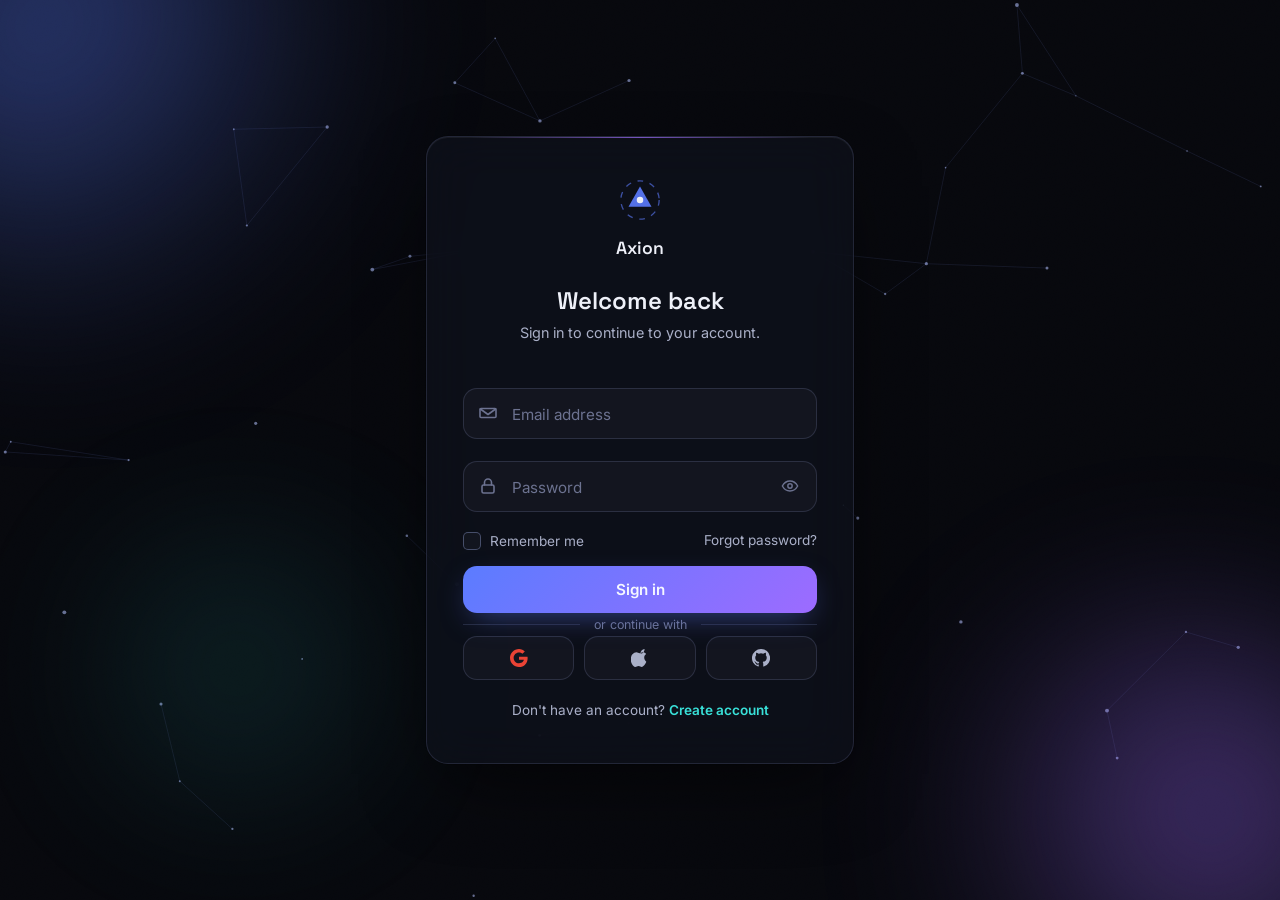
<file: index.html>
<!DOCTYPE html>
<html lang="en">
<head>
<meta charset="UTF-8" />
<meta name="viewport" content="width=device-width, initial-scale=1, viewport-fit=cover" />
<title>Axion — Sign in</title>
<meta name="description" content="Sign in to your Axion account." />
<link rel="preconnect" href="https://fonts.googleapis.com">
<link rel="preconnect" href="https://fonts.gstatic.com" crossorigin>
<link href="https://fonts.googleapis.com/css2?family=Space+Grotesk:wght@500;600;700&family=Inter:wght@400;500;600;700&family=Space+Mono:wght@400;700&display=swap" rel="stylesheet">
<link rel="stylesheet" href="css/styles.css">
</head>
<body>

  <canvas id="bg" aria-hidden="true"></canvas>
  <div class="orb orb--a" aria-hidden="true"></div>
  <div class="orb orb--b" aria-hidden="true"></div>
  <div class="orb orb--c" aria-hidden="true"></div>
  <div class="grain" aria-hidden="true"></div>

  <main class="auth-shell">
    <div class="auth-card page-enter" id="card">

      <div class="brand">
        <div class="brand-mark" aria-hidden="true">
          <svg viewBox="0 0 48 48" fill="none">
            <defs>
              <linearGradient id="lg1" x1="0" y1="0" x2="48" y2="48">
                <stop offset="0" stop-color="#5b7cff"/>
                <stop offset="1" stop-color="#9d6bff"/>
              </linearGradient>
            </defs>
            <circle class="ring" cx="24" cy="24" r="20" stroke="url(#lg1)" stroke-width="1.4" stroke-dasharray="6 7" opacity="0.6"/>
            <path d="M24 10 L36 31 H12 Z" fill="url(#lg1)" opacity="0.9"/>
            <circle cx="24" cy="24" r="3.4" fill="#eef0f8"/>
          </svg>
        </div>
        <p class="brand-name">Axion</p>
      </div>

      <section class="view" id="view-login">
        <div class="view-head">
          <h1>Welcome back</h1>
          <p>Sign in to continue to your account.</p>
        </div>

        <div class="form-banner" id="login-banner" role="alert">
          <svg viewBox="0 0 20 20" fill="currentColor"><path fill-rule="evenodd" d="M10 18a8 8 0 100-16 8 8 0 000 16zm.75-11a.75.75 0 00-1.5 0v4a.75.75 0 001.5 0V7zm-.75 6.5a.9.9 0 100 1.8.9.9 0 000-1.8z" clip-rule="evenodd"/></svg>
          <span>Unable to sign in. Please check your credentials and try again.</span>
        </div>

        <form id="login-form" novalidate>
          <div class="field" data-field="email">
            <div class="field-shell">
              <span class="field-icon" aria-hidden="true">
                <svg viewBox="0 0 20 20" fill="none" stroke="currentColor" stroke-width="1.6"><path d="M3 5.5h14a1 1 0 011 1v7a1 1 0 01-1 1H3a1 1 0 01-1-1v-7a1 1 0 011-1z"/><path d="M2.4 6l7.6 5.5L17.6 6" stroke-linecap="round" stroke-linejoin="round"/></svg>
              </span>
              <input class="field-input" type="email" id="login-email" name="email" placeholder=" " autocomplete="email" required aria-describedby="login-email-err" />
              <label class="field-label" for="login-email">Email address</label>
              <span class="field-status" aria-hidden="true">
                <svg viewBox="0 0 20 20" fill="none" stroke="currentColor" stroke-width="2"><path d="M4 10.5l4 4 8-9" stroke-linecap="round" stroke-linejoin="round"/></svg>
              </span>
            </div>
            <span class="field-error" id="login-email-err" role="alert">Please enter a valid email address.</span>
          </div>

          <div class="field" data-field="password">
            <div class="field-shell">
              <span class="field-icon" aria-hidden="true">
                <svg viewBox="0 0 20 20" fill="none" stroke="currentColor" stroke-width="1.6"><rect x="4" y="9" width="12" height="8" rx="1.6"/><path d="M6.5 9V6.5a3.5 3.5 0 017 0V9" stroke-linecap="round"/></svg>
              </span>
              <input class="field-input" type="password" id="login-password" name="password" placeholder=" " autocomplete="current-password" required aria-describedby="login-password-err" />
              <label class="field-label" for="login-password">Password</label>
              <button class="field-action" type="button" data-toggle-pass="login-password" aria-label="Show password" aria-pressed="false">
                <svg viewBox="0 0 20 20" fill="none" stroke="currentColor" stroke-width="1.6"><path d="M1.5 10S4.5 4.5 10 4.5 18.5 10 18.5 10 15.5 15.5 10 15.5 1.5 10 1.5 10z"/><circle cx="10" cy="10" r="2.4"/></svg>
              </button>
            </div>
            <span class="field-error" id="login-password-err" role="alert">Please enter your password.</span>
          </div>

          <div class="row-between">
            <label class="checkbox">
              <input type="checkbox" id="login-remember" name="remember" />
              <span class="checkbox-box" aria-hidden="true">
                <svg viewBox="0 0 12 12" fill="none" stroke="currentColor" stroke-width="2"><path d="M2 6l2.5 2.5L10 3" stroke-linecap="round" stroke-linejoin="round"/></svg>
              </span>
              Remember me
            </label>
            <a href="forgot-password.html" class="link" data-transition>Forgot password?</a>
          </div>

          <button class="btn" type="submit" id="login-submit">
            <span class="btn-label">Sign in</span>
            <span class="spinner" aria-hidden="true"></span>
            <svg class="check-icon" viewBox="0 0 20 20" fill="none" stroke="currentColor" stroke-width="2.4" aria-hidden="true"><path d="M4 10.5l4 4 8-9" stroke-linecap="round" stroke-linejoin="round"/></svg>
          </button>
        </form>

        <div class="divider">or continue with</div>
        <div class="social-row">
          <button class="social-btn" type="button" aria-label="Continue with Google">
            <svg viewBox="0 0 20 20"><path fill="#EA4335" d="M10 8.18v3.9h5.44c-.24 1.3-1.7 3.8-5.44 3.8-3.28 0-5.95-2.7-5.95-6s2.67-6 5.95-6c1.87 0 3.12.8 3.84 1.48l2.62-2.53C14.9.98 12.68 0 10 0 4.48 0 0 4.48 0 10s4.48 10 10 10c5.77 0 9.6-4.06 9.6-9.78 0-.66-.07-1.16-.16-1.66H10z"/></svg>
          </button>
          <button class="social-btn" type="button" aria-label="Continue with Apple">
            <svg viewBox="0 0 20 20" fill="currentColor"><path d="M13.9 3.6c.8-1 1.3-2.3 1.2-3.6-1.1.05-2.5.75-3.3 1.7-.7.8-1.4 2.1-1.2 3.4 1.3.1 2.5-.6 3.3-1.5zM17 14.2c-.5 1.1-.7 1.6-1.3 2.6-.9 1.4-2.1 3.1-3.7 3.1-1.4 0-1.8-.9-3.6-.9-1.8 0-2.3.9-3.6.9-1.6 0-2.7-1.5-3.6-2.9C-.6 14.1-1 8.7 1.6 5.9c1.3-1.4 2.9-2.2 4.4-2.2 1.4 0 2.4.9 3.6.9 1.2 0 1.9-.9 3.6-.9 1.3 0 2.7.7 3.7 1.9-3.2 1.8-2.7 6.3.1 8.6z"/></svg>
          </button>
          <button class="social-btn" type="button" aria-label="Continue with GitHub">
            <svg viewBox="0 0 20 20" fill="currentColor"><path fill-rule="evenodd" d="M10 0a10 10 0 00-3.16 19.5c.5.1.68-.22.68-.48v-1.7c-2.78.6-3.37-1.34-3.37-1.34-.46-1.15-1.11-1.46-1.11-1.46-.9-.62.07-.6.07-.6 1 .07 1.53 1.03 1.53 1.03.9 1.52 2.34 1.08 2.91.83.09-.65.35-1.08.63-1.33-2.22-.25-4.56-1.11-4.56-4.94 0-1.1.39-1.99 1.03-2.69-.1-.25-.45-1.27.1-2.65 0 0 .84-.27 2.75 1.02a9.6 9.6 0 015 0c1.9-1.3 2.75-1.02 2.75-1.02.55 1.38.2 2.4.1 2.65.64.7 1.03 1.6 1.03 2.69 0 3.84-2.34 4.68-4.57 4.93.36.31.68.92.68 1.85v2.75c0 .26.18.58.69.48A10 10 0 0010 0z" clip-rule="evenodd"/></svg>
          </button>
        </div>

        <p class="view-foot">Don't have an account? <a href="register.html" class="link link--accent" data-transition>Create account</a></p>
      </section>

    </div>
  </main>

  <script src="js/background.js"></script>
  <script src="js/auth-service.js"></script>
  <script src="js/ui-helpers.js"></script>
  <script src="js/login.js"></script>
</body>
</html>
</file>
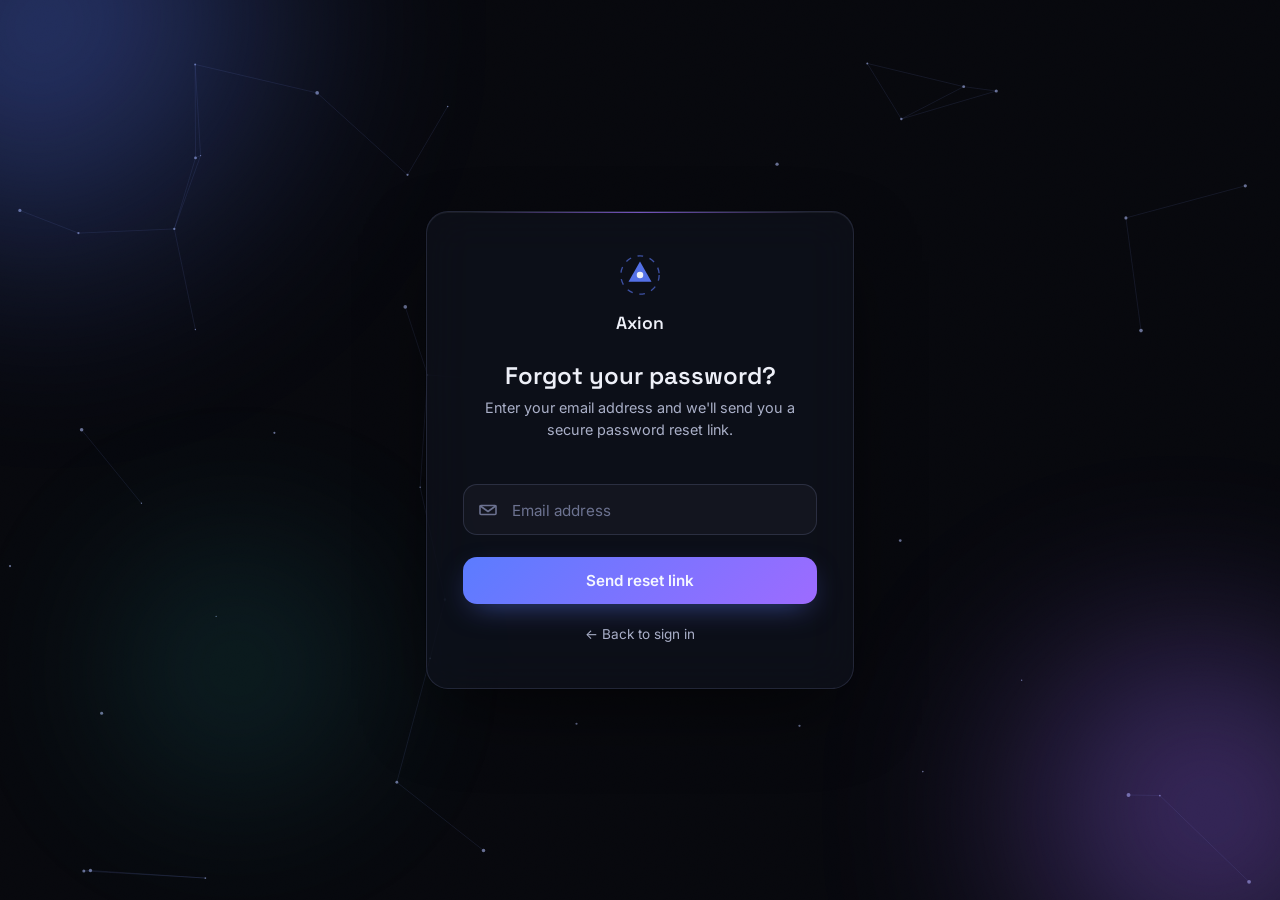
<file: forgot-password.html>
<!DOCTYPE html>
<html lang="en">
<head>
<meta charset="UTF-8" />
<meta name="viewport" content="width=device-width, initial-scale=1, viewport-fit=cover" />
<title>Axion — Reset password</title>
<meta name="description" content="Recover access to your Axion account." />
<link rel="preconnect" href="https://fonts.googleapis.com">
<link rel="preconnect" href="https://fonts.gstatic.com" crossorigin>
<link href="https://fonts.googleapis.com/css2?family=Space+Grotesk:wght@500;600;700&family=Inter:wght@400;500;600;700&family=Space+Mono:wght@400;700&display=swap" rel="stylesheet">
<link rel="stylesheet" href="css/styles.css">
</head>
<body>

  <canvas id="bg" aria-hidden="true"></canvas>
  <div class="orb orb--a" aria-hidden="true"></div>
  <div class="orb orb--b" aria-hidden="true"></div>
  <div class="orb orb--c" aria-hidden="true"></div>
  <div class="grain" aria-hidden="true"></div>

  <main class="auth-shell">
    <div class="auth-card page-enter" id="card">

      <div class="brand">
        <div class="brand-mark" aria-hidden="true">
          <svg viewBox="0 0 48 48" fill="none">
            <defs>
              <linearGradient id="lg1" x1="0" y1="0" x2="48" y2="48">
                <stop offset="0" stop-color="#5b7cff"/>
                <stop offset="1" stop-color="#9d6bff"/>
              </linearGradient>
            </defs>
            <circle class="ring" cx="24" cy="24" r="20" stroke="url(#lg1)" stroke-width="1.4" stroke-dasharray="6 7" opacity="0.6"/>
            <path d="M24 10 L36 31 H12 Z" fill="url(#lg1)" opacity="0.9"/>
            <circle cx="24" cy="24" r="3.4" fill="#eef0f8"/>
          </svg>
        </div>
        <p class="brand-name">Axion</p>
      </div>

      <section class="view" id="view-forgot">

        <div id="forgot-request">
          <div class="view-head">
            <h1>Forgot your password?</h1>
            <p>Enter your email address and we'll send you a secure password reset link.</p>
          </div>

          <div class="form-banner" id="forgot-banner" role="alert">
            <svg viewBox="0 0 20 20" fill="currentColor"><path fill-rule="evenodd" d="M10 18a8 8 0 100-16 8 8 0 000 16zm.75-11a.75.75 0 00-1.5 0v4a.75.75 0 001.5 0V7zm-.75 6.5a.9.9 0 100 1.8.9.9 0 000-1.8z" clip-rule="evenodd"/></svg>
            <span>We couldn't send the email. Please try again.</span>
          </div>

          <form id="forgot-form" novalidate>
            <div class="field" data-field="email">
              <div class="field-shell">
                <span class="field-icon" aria-hidden="true">
                  <svg viewBox="0 0 20 20" fill="none" stroke="currentColor" stroke-width="1.6"><path d="M3 5.5h14a1 1 0 011 1v7a1 1 0 01-1 1H3a1 1 0 01-1-1v-7a1 1 0 011-1z"/><path d="M2.4 6l7.6 5.5L17.6 6" stroke-linecap="round" stroke-linejoin="round"/></svg>
                </span>
                <input class="field-input" type="email" id="forgot-email" name="email" placeholder=" " autocomplete="email" required />
                <label class="field-label" for="forgot-email">Email address</label>
                <span class="field-status" aria-hidden="true"><svg viewBox="0 0 20 20" fill="none" stroke="currentColor" stroke-width="2"><path d="M4 10.5l4 4 8-9" stroke-linecap="round" stroke-linejoin="round"/></svg></span>
              </div>
              <span class="field-error" id="forgot-email-err" role="alert">Please enter a valid email address.</span>
            </div>

            <button class="btn" type="submit" id="forgot-submit">
              <span class="btn-label">Send reset link</span>
              <span class="spinner" aria-hidden="true"></span>
              <svg class="check-icon" viewBox="0 0 20 20" fill="none" stroke="currentColor" stroke-width="2.4" aria-hidden="true"><path d="M4 10.5l4 4 8-9" stroke-linecap="round" stroke-linejoin="round"/></svg>
            </button>
          </form>

          <p class="view-foot"><a href="index.html" class="link" data-transition>← Back to sign in</a></p>
        </div>

        <div id="forgot-sent" hidden>
          <div class="sent-icon" aria-hidden="true">
            <svg viewBox="0 0 20 20" fill="none" stroke="currentColor" stroke-width="2.2"><path d="M4 10.5l4 4 8-9" stroke-linecap="round" stroke-linejoin="round"/></svg>
          </div>
          <div class="view-head">
            <h1>Check your inbox</h1>
            <p>We've sent password recovery instructions to <strong id="forgot-sent-email" style="color:var(--ink-0);">your email</strong>.</p>
          </div>
          <div class="resend-row">
            Didn't receive the email?
            <button type="button" id="resend-btn">Resend email</button>
          </div>
          <p class="view-foot"><a href="index.html" class="link" data-transition>← Back to sign in</a></p>
        </div>

      </section>

    </div>
  </main>

  <script src="js/background.js"></script>
  <script src="js/auth-service.js"></script>
  <script src="js/ui-helpers.js"></script>
  <script src="js/forgot-password.js"></script>
</body>
</html>
</file>
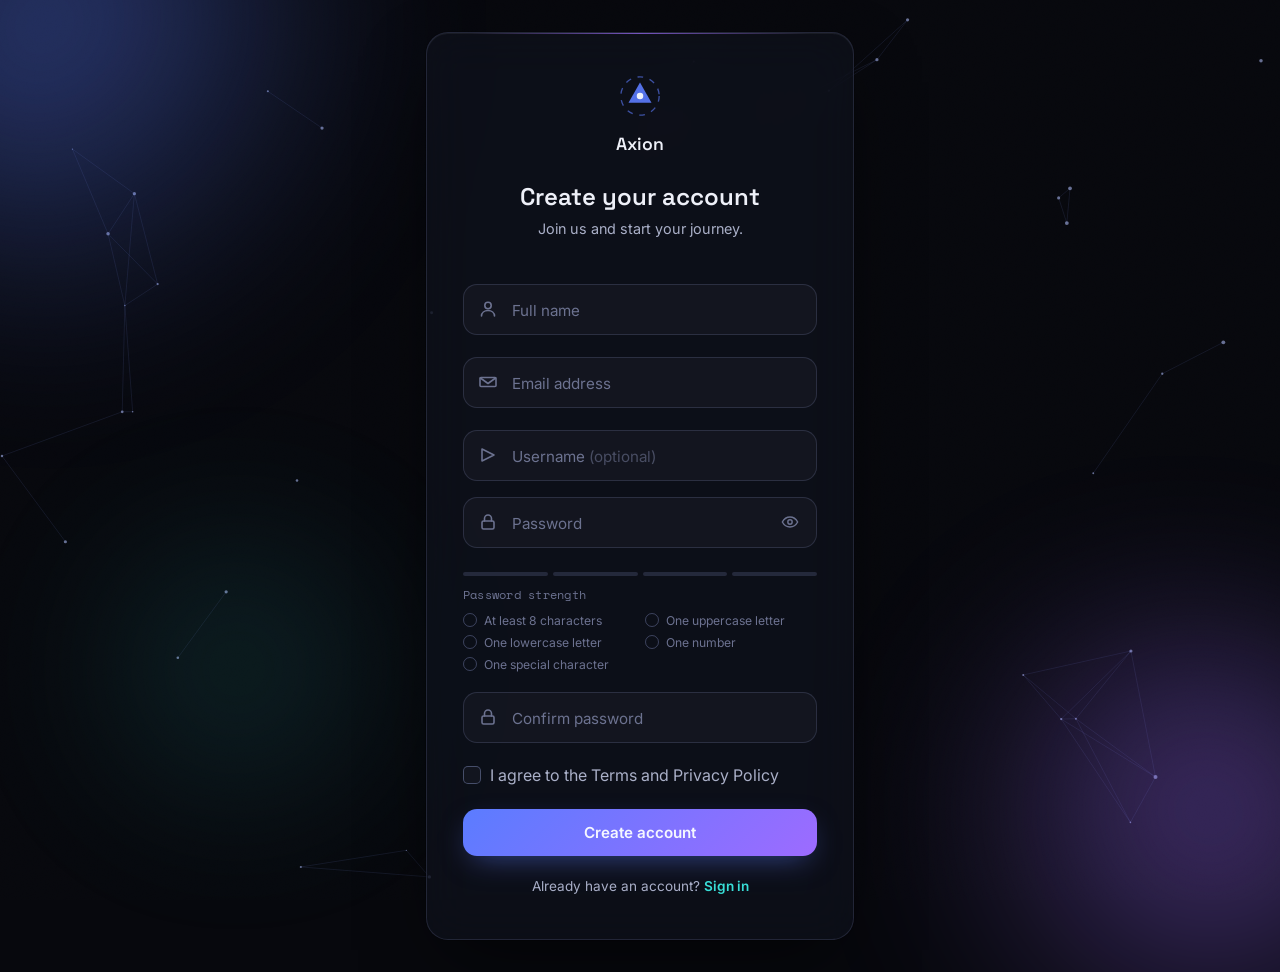
<file: register.html>
<!DOCTYPE html>
<html lang="en">
<head>
<meta charset="UTF-8" />
<meta name="viewport" content="width=device-width, initial-scale=1, viewport-fit=cover" />
<title>Axion — Create account</title>
<meta name="description" content="Create your Axion account." />
<link rel="preconnect" href="https://fonts.googleapis.com">
<link rel="preconnect" href="https://fonts.gstatic.com" crossorigin>
<link href="https://fonts.googleapis.com/css2?family=Space+Grotesk:wght@500;600;700&family=Inter:wght@400;500;600;700&family=Space+Mono:wght@400;700&display=swap" rel="stylesheet">
<link rel="stylesheet" href="css/styles.css">
</head>
<body>

  <canvas id="bg" aria-hidden="true"></canvas>
  <div class="orb orb--a" aria-hidden="true"></div>
  <div class="orb orb--b" aria-hidden="true"></div>
  <div class="orb orb--c" aria-hidden="true"></div>
  <div class="grain" aria-hidden="true"></div>

  <main class="auth-shell">
    <div class="auth-card page-enter" id="card">

      <div class="brand">
        <div class="brand-mark" aria-hidden="true">
          <svg viewBox="0 0 48 48" fill="none">
            <defs>
              <linearGradient id="lg1" x1="0" y1="0" x2="48" y2="48">
                <stop offset="0" stop-color="#5b7cff"/>
                <stop offset="1" stop-color="#9d6bff"/>
              </linearGradient>
            </defs>
            <circle class="ring" cx="24" cy="24" r="20" stroke="url(#lg1)" stroke-width="1.4" stroke-dasharray="6 7" opacity="0.6"/>
            <path d="M24 10 L36 31 H12 Z" fill="url(#lg1)" opacity="0.9"/>
            <circle cx="24" cy="24" r="3.4" fill="#eef0f8"/>
          </svg>
        </div>
        <p class="brand-name">Axion</p>
      </div>

      <section class="view" id="view-register">
        <div class="view-head">
          <h1>Create your account</h1>
          <p>Join us and start your journey.</p>
        </div>

        <div class="form-banner" id="register-banner" role="alert">
          <svg viewBox="0 0 20 20" fill="currentColor"><path fill-rule="evenodd" d="M10 18a8 8 0 100-16 8 8 0 000 16zm.75-11a.75.75 0 00-1.5 0v4a.75.75 0 001.5 0V7zm-.75 6.5a.9.9 0 100 1.8.9.9 0 000-1.8z" clip-rule="evenodd"/></svg>
          <span>Something went wrong. Please try again.</span>
        </div>

        <form id="register-form" novalidate>
          <div class="field" data-field="name">
            <div class="field-shell">
              <span class="field-icon" aria-hidden="true">
                <svg viewBox="0 0 20 20" fill="none" stroke="currentColor" stroke-width="1.6"><circle cx="10" cy="6.5" r="3.2"/><path d="M3.5 17c0-3.3 2.9-5.5 6.5-5.5s6.5 2.2 6.5 5.5" stroke-linecap="round"/></svg>
              </span>
              <input class="field-input" type="text" id="reg-name" name="name" placeholder=" " autocomplete="name" required />
              <label class="field-label" for="reg-name">Full name</label>
              <span class="field-status" aria-hidden="true"><svg viewBox="0 0 20 20" fill="none" stroke="currentColor" stroke-width="2"><path d="M4 10.5l4 4 8-9" stroke-linecap="round" stroke-linejoin="round"/></svg></span>
            </div>
            <span class="field-error" id="reg-name-err" role="alert">Please enter your name.</span>
          </div>

          <div class="field" data-field="email">
            <div class="field-shell">
              <span class="field-icon" aria-hidden="true">
                <svg viewBox="0 0 20 20" fill="none" stroke="currentColor" stroke-width="1.6"><path d="M3 5.5h14a1 1 0 011 1v7a1 1 0 01-1 1H3a1 1 0 01-1-1v-7a1 1 0 011-1z"/><path d="M2.4 6l7.6 5.5L17.6 6" stroke-linecap="round" stroke-linejoin="round"/></svg>
              </span>
              <input class="field-input" type="email" id="reg-email" name="email" placeholder=" " autocomplete="email" required />
              <label class="field-label" for="reg-email">Email address</label>
              <span class="field-status" aria-hidden="true"><svg viewBox="0 0 20 20" fill="none" stroke="currentColor" stroke-width="2"><path d="M4 10.5l4 4 8-9" stroke-linecap="round" stroke-linejoin="round"/></svg></span>
            </div>
            <span class="field-error" id="reg-email-err" role="alert">Please enter a valid email address.</span>
          </div>

          <div class="field" data-field="username">
            <div class="field-shell">
              <span class="field-icon" aria-hidden="true">
                <svg viewBox="0 0 20 20" fill="none" stroke="currentColor" stroke-width="1.6"><path d="M4 4l12 6-12 6V4z" stroke-linejoin="round"/></svg>
              </span>
              <input class="field-input" type="text" id="reg-username" name="username" placeholder=" " autocomplete="username" />
              <label class="field-label" for="reg-username">Username <span style="opacity:.6">(optional)</span></label>
            </div>
          </div>

          <div class="field" data-field="password">
            <div class="field-shell">
              <span class="field-icon" aria-hidden="true">
                <svg viewBox="0 0 20 20" fill="none" stroke="currentColor" stroke-width="1.6"><rect x="4" y="9" width="12" height="8" rx="1.6"/><path d="M6.5 9V6.5a3.5 3.5 0 017 0V9" stroke-linecap="round"/></svg>
              </span>
              <input class="field-input" type="password" id="reg-password" name="password" placeholder=" " autocomplete="new-password" required aria-describedby="reg-req-list" />
              <label class="field-label" for="reg-password">Password</label>
              <button class="field-action" type="button" data-toggle-pass="reg-password" aria-label="Show password" aria-pressed="false">
                <svg viewBox="0 0 20 20" fill="none" stroke="currentColor" stroke-width="1.6"><path d="M1.5 10S4.5 4.5 10 4.5 18.5 10 18.5 10 15.5 15.5 10 15.5 1.5 10 1.5 10z"/><circle cx="10" cy="10" r="2.4"/></svg>
              </button>
            </div>
            <span class="field-error" id="reg-password-err" role="alert">Your password doesn't meet the requirements yet.</span>
          </div>

          <div class="strength" id="strength" data-level="0">
            <div class="strength-bar"><span></span><span></span><span></span><span></span></div>
            <div class="strength-label" id="strength-label">Password strength</div>
            <ul class="req-list" id="reg-req-list">
              <li data-req="len"><span class="dot"><svg viewBox="0 0 8 8" fill="none" stroke="currentColor" stroke-width="1.6"><path d="M1 4l2 2 4-4"/></svg></span>At least 8 characters</li>
              <li data-req="upper"><span class="dot"><svg viewBox="0 0 8 8" fill="none" stroke="currentColor" stroke-width="1.6"><path d="M1 4l2 2 4-4"/></svg></span>One uppercase letter</li>
              <li data-req="lower"><span class="dot"><svg viewBox="0 0 8 8" fill="none" stroke="currentColor" stroke-width="1.6"><path d="M1 4l2 2 4-4"/></svg></span>One lowercase letter</li>
              <li data-req="number"><span class="dot"><svg viewBox="0 0 8 8" fill="none" stroke="currentColor" stroke-width="1.6"><path d="M1 4l2 2 4-4"/></svg></span>One number</li>
              <li data-req="special"><span class="dot"><svg viewBox="0 0 8 8" fill="none" stroke="currentColor" stroke-width="1.6"><path d="M1 4l2 2 4-4"/></svg></span>One special character</li>
            </ul>
          </div>

          <div class="field" data-field="confirm">
            <div class="field-shell">
              <span class="field-icon" aria-hidden="true">
                <svg viewBox="0 0 20 20" fill="none" stroke="currentColor" stroke-width="1.6"><rect x="4" y="9" width="12" height="8" rx="1.6"/><path d="M6.5 9V6.5a3.5 3.5 0 017 0V9" stroke-linecap="round"/></svg>
              </span>
              <input class="field-input" type="password" id="reg-confirm" name="confirm" placeholder=" " autocomplete="new-password" required />
              <label class="field-label" for="reg-confirm">Confirm password</label>
              <span class="field-status" aria-hidden="true"><svg viewBox="0 0 20 20" fill="none" stroke="currentColor" stroke-width="2"><path d="M4 10.5l4 4 8-9" stroke-linecap="round" stroke-linejoin="round"/></svg></span>
            </div>
            <span class="field-error" id="reg-confirm-err" role="alert">Passwords do not match.</span>
          </div>

          <label class="checkbox" style="align-items:flex-start;">
            <input type="checkbox" id="reg-terms" name="terms" required />
            <span class="checkbox-box" aria-hidden="true" style="margin-top:1px;">
              <svg viewBox="0 0 12 12" fill="none" stroke="currentColor" stroke-width="2"><path d="M2 6l2.5 2.5L10 3" stroke-linecap="round" stroke-linejoin="round"/></svg>
            </span>
            <span>I agree to the <a href="#" class="link" onclick="event.stopPropagation()">Terms</a> and <a href="#" class="link" onclick="event.stopPropagation()">Privacy Policy</a></span>
          </label>
          <span class="field-error" id="reg-terms-err" role="alert" style="margin-top:-8px;">You need to accept the terms to continue.</span>

          <button class="btn" type="submit" id="register-submit">
            <span class="btn-label">Create account</span>
            <span class="spinner" aria-hidden="true"></span>
            <svg class="check-icon" viewBox="0 0 20 20" fill="none" stroke="currentColor" stroke-width="2.4" aria-hidden="true"><path d="M4 10.5l4 4 8-9" stroke-linecap="round" stroke-linejoin="round"/></svg>
          </button>
        </form>

        <p class="view-foot">Already have an account? <a href="index.html" class="link link--accent" data-transition>Sign in</a></p>
      </section>

    </div>
  </main>

  <script src="js/background.js"></script>
  <script src="js/auth-service.js"></script>
  <script src="js/ui-helpers.js"></script>
  <script src="js/register.js"></script>
</body>
</html>
</file>
<file: css/styles.css>
/* =====================================================
   Shared design tokens
===================================================== */
:root{
  --bg-0:#07080d;
  --bg-1:#0b0e17;
  --panel:rgba(18,21,32,0.55);
  --panel-border:rgba(148,163,220,0.16);
  --panel-border-hi:rgba(148,163,220,0.32);

  --ink-0:#eef0f8;
  --ink-1:#aab0c8;
  --ink-2:#6c7290;

  --accent-a:#5b7cff;   /* ion blue   */
  --accent-b:#9d6bff;   /* violet     */
  --accent-c:#39e0d8;   /* cyan glow  */
  --accent-grad: linear-gradient(135deg, var(--accent-a), var(--accent-b));

  --danger:#ff5d72;
  --danger-glow: rgba(255,93,114,0.35);
  --success:#33e0a1;
  --success-glow: rgba(51,224,161,0.35);

  --radius-lg: 22px;
  --radius-md: 14px;
  --radius-sm: 10px;

  --ease: cubic-bezier(.22,.9,.32,1);
  --dur-fast: 160ms;
  --dur-med: 320ms;
  --dur-slow: 640ms;

  --font-display: 'Space Grotesk', 'Inter', sans-serif;
  --font-body: 'Inter', sans-serif;
  --font-mono: 'Space Mono', monospace;

  --shell-w: 428px;
}

*,*::before,*::after{ box-sizing:border-box; }
html,body{ height:100%; }
body{
  margin:0;
  min-height:100vh;
  background: var(--bg-0);
  color: var(--ink-0);
  font-family: var(--font-body);
  -webkit-font-smoothing: antialiased;
  overflow-x: hidden;
}

a{ color: inherit; }
::selection{ background: rgba(91,124,255,0.35); color:#fff; }

:focus-visible{
  outline: 2px solid var(--accent-c);
  outline-offset: 3px;
  border-radius: 4px;
}

/* The page <h1> is given tabindex="-1" and focused via JS on load
   purely so screen readers announce the page title — a sighted
   keyboard user can never tab to it. Suppress the visible outline
   here so it doesn't look like a stray highlight box. */
.view-head h1:focus{
  outline: none;
}

/* =====================================================
   BACKGROUND — mesh canvas + orbs
===================================================== */
#bg{
  position: fixed; inset:0;
  width:100%; height:100%;
  z-index:0;
  display:block;
}
.orb{
  position: fixed;
  border-radius:50%;
  filter: blur(90px);
  opacity:0.5;
  z-index:0;
  will-change: transform;
}
.orb--a{
  width:520px; height:520px;
  top:-160px; left:-140px;
  background: radial-gradient(circle at 30% 30%, var(--accent-a), transparent 70%);
  animation: drift-a 26s ease-in-out infinite;
}
.orb--b{
  width:460px; height:460px;
  bottom:-180px; right:-120px;
  background: radial-gradient(circle at 60% 40%, var(--accent-b), transparent 70%);
  animation: drift-b 32s ease-in-out infinite;
}
.orb--c{
  width:320px; height:320px;
  bottom:8%; left:6%;
  background: radial-gradient(circle at 50% 50%, var(--accent-c), transparent 72%);
  opacity:0.22;
  animation: drift-c 22s ease-in-out infinite;
}
@keyframes drift-a{
  0%,100%{ transform: translate(0,0) scale(1); }
  50%{ transform: translate(60px,40px) scale(1.08); }
}
@keyframes drift-b{
  0%,100%{ transform: translate(0,0) scale(1); }
  50%{ transform: translate(-50px,-30px) scale(1.05); }
}
@keyframes drift-c{
  0%,100%{ transform: translate(0,0); }
  50%{ transform: translate(30px,-40px); }
}

.grain{
  position: fixed; inset:0; z-index:1; pointer-events:none;
  opacity:0.035; mix-blend-mode: overlay;
  background-image: url("data:image/svg+xml,%3Csvg xmlns='http://www.w3.org/2000/svg' width='120' height='120'%3E%3Cfilter id='n'%3E%3CfeTurbulence type='fractalNoise' baseFrequency='0.9' numOctaves='2' stitchTiles='stitch'/%3E%3C/filter%3E%3Crect width='100%25' height='100%25' filter='url(%23n)'/%3E%3C/svg%3E");
}

/* =====================================================
   LAYOUT SHELL
===================================================== */
.auth-shell{
  position: relative;
  z-index:2;
  min-height:100vh;
  display:flex;
  align-items:center;
  justify-content:center;
  padding: 32px 20px;
}

.auth-card{
  position:relative;
  width:100%;
  max-width: var(--shell-w);
  background: var(--panel);
  border:1px solid var(--panel-border);
  border-radius: var(--radius-lg);
  backdrop-filter: blur(22px) saturate(140%);
  -webkit-backdrop-filter: blur(22px) saturate(140%);
  box-shadow:
    0 1px 0 rgba(255,255,255,0.06) inset,
    0 30px 80px -20px rgba(0,0,0,0.65),
    0 0 0 1px rgba(0,0,0,0.2);
  padding: 40px 36px 32px;
  overflow:hidden;
}
.auth-card::before{
  content:"";
  position:absolute; top:0; left:10%; right:10%; height:1px;
  background: linear-gradient(90deg, transparent, rgba(157,107,255,0.7), transparent);
}

/* page load / page-to-page transition */
.auth-card.page-enter{ animation: page-in var(--dur-slow) var(--ease); }
.auth-card.page-leave{ animation: page-out var(--dur-med) var(--ease) forwards; }
@keyframes page-in{
  from{ opacity:0; transform: translateY(10px) scale(0.99); filter: blur(6px); }
  to{ opacity:1; transform: translateY(0) scale(1); filter: blur(0); }
}
@keyframes page-out{
  to{ opacity:0; transform: translateY(-10px) scale(0.99); filter: blur(6px); }
}
@media (prefers-reduced-motion: reduce){
  .auth-card.page-enter,.auth-card.page-leave{ animation: none; }
}

/* =====================================================
   BRAND / LOGO
===================================================== */
.brand{
  display:flex;
  flex-direction:column;
  align-items:center;
  text-align:center;
  margin-bottom: 26px;
}
.brand-mark{
  width:46px; height:46px;
  margin-bottom:14px;
  position:relative;
}
.brand-mark svg{ width:100%; height:100%; display:block; }
.brand-mark .ring{
  animation: spin 9s linear infinite;
  transform-origin: 50% 50%;
}
@media (prefers-reduced-motion: reduce){
  .brand-mark .ring{ animation: none; }
}
@keyframes spin{ to{ transform: rotate(360deg); } }

.brand-name{
  font-family: var(--font-display);
  font-weight:600;
  font-size: 1.1rem;
  letter-spacing: 0.01em;
  color: var(--ink-0);
  margin:0;
}

/* =====================================================
   VIEW HEAD
===================================================== */
.view-head{ text-align:center; margin-bottom: 22px; }
.view-head h1{
  font-family: var(--font-display);
  font-size: 1.5rem;
  font-weight: 600;
  margin: 0 0 6px;
  color: var(--ink-0);
}
.view-head p{
  font-size: 0.9rem;
  color: var(--ink-1);
  margin:0;
  line-height:1.5;
}

/* =====================================================
   FORM ELEMENTS
===================================================== */
form{ display:flex; flex-direction:column; gap:16px; }

.field{ position:relative; }
.field-shell{
  position:relative;
  display:flex;
  align-items:center;
  background: rgba(255,255,255,0.03);
  border: 1px solid rgba(148,163,220,0.18);
  border-radius: var(--radius-md);
  transition: border-color var(--dur-fast) var(--ease), box-shadow var(--dur-fast) var(--ease), background var(--dur-fast) var(--ease);
}
.field-shell:hover{ border-color: rgba(148,163,220,0.32); }
.field-shell:focus-within{
  border-color: var(--accent-a);
  box-shadow: 0 0 0 4px rgba(91,124,255,0.14);
  background: rgba(255,255,255,0.045);
}
.field.is-valid .field-shell{
  border-color: var(--success);
  box-shadow: 0 0 0 4px var(--success-glow);
}
.field.is-invalid .field-shell{
  border-color: var(--danger);
  box-shadow: 0 0 0 4px var(--danger-glow);
}
.field.is-invalid .field-shell{ animation: shake 380ms var(--ease); }
@keyframes shake{
  10%,90%{ transform: translateX(-1px); }
  20%,80%{ transform: translateX(2px); }
  30%,50%,70%{ transform: translateX(-3px); }
  40%,60%{ transform: translateX(3px); }
}
@media (prefers-reduced-motion: reduce){
  .field.is-invalid .field-shell{ animation:none; }
}

.field-icon{
  flex: 0 0 auto;
  width:20px; height:20px;
  margin: 0 0 0 14px;
  color: var(--ink-2);
  transition: color var(--dur-fast) var(--ease);
  display:flex; align-items:center; justify-content:center;
}
.field-shell:focus-within .field-icon{ color: var(--accent-c); }

.field-input{
  flex:1 1 auto;
  min-width:0;
  background:transparent;
  border:none;
  outline:none;
  color: var(--ink-0);
  font-family: var(--font-body);
  font-size: 0.95rem;
  padding: 21px 14px 9px;
  width:100%;
}
.field-input::placeholder{ color:transparent; }

.field-label{
  position:absolute;
  left:48px;
  top:16px;
  font-size:0.95rem;
  color: var(--ink-2);
  pointer-events:none;
  transform-origin: left top;
  transition: transform var(--dur-fast) var(--ease), color var(--dur-fast) var(--ease), top var(--dur-fast) var(--ease);
}
.field-input:focus + .field-label,
.field-input:not(:placeholder-shown) + .field-label{
  top:8px;
  transform: scale(0.78);
  color: var(--ink-1);
}
.field-input:focus + .field-label{ color: var(--accent-c); }

.field-action{
  flex:0 0 auto;
  background:none;
  border:none;
  color: var(--ink-2);
  width:40px; height:40px;
  margin-right:6px;
  border-radius:8px;
  cursor:pointer;
  display:flex; align-items:center; justify-content:center;
  transition: color var(--dur-fast) var(--ease), background var(--dur-fast) var(--ease);
}
.field-action:hover{ color: var(--ink-0); background: rgba(255,255,255,0.06); }
.field-action svg{ width:18px; height:18px; }

.field-status{
  flex:0 0 auto;
  width:20px; height:20px;
  margin-right:14px;
  display:flex; align-items:center; justify-content:center;
  opacity:0;
  transform: scale(0.6);
  transition: opacity var(--dur-fast) var(--ease), transform var(--dur-fast) var(--ease);
}
.field.is-valid .field-status,
.field.is-invalid .field-status{ opacity:1; transform:scale(1); }
.field.is-valid .field-status{ color: var(--success); }
.field.is-invalid .field-status{ color: var(--danger); }
.field-status svg{ width:16px; height:16px; }

.field-error{
  display:block;
  font-size:0.78rem;
  color: var(--danger);
  margin-top:6px;
  padding-left:4px;
  min-height:0;
  max-height:0;
  overflow:hidden;
  opacity:0;
  transition: max-height var(--dur-fast) var(--ease), opacity var(--dur-fast) var(--ease);
}
.field.is-invalid .field-error{
  max-height:40px; opacity:1; margin-top:6px;
}

.row-between{
  display:flex;
  align-items:center;
  justify-content:space-between;
  font-size:0.85rem;
  margin-top:-2px;
}
.checkbox{
  display:flex;
  align-items:center;
  gap:9px;
  cursor:pointer;
  color: var(--ink-1);
  user-select:none;
}
.checkbox input{
  position:absolute;
  opacity:0;
  width:18px; height:18px;
  margin:0;
  cursor:pointer;
}
.checkbox-box{
  width:18px; height:18px;
  border-radius:5px;
  border:1.5px solid rgba(148,163,220,0.4);
  background: rgba(255,255,255,0.03);
  display:flex; align-items:center; justify-content:center;
  transition: all var(--dur-fast) var(--ease);
  flex:0 0 auto;
}
.checkbox-box svg{
  width:11px; height:11px;
  opacity:0;
  transform: scale(0.5);
  transition: all var(--dur-fast) var(--ease);
  color:#0a0c14;
}
.checkbox input:checked + .checkbox-box{
  background: var(--accent-grad);
  border-color: transparent;
  box-shadow: 0 0 0 4px rgba(91,124,255,0.16);
}
.checkbox input:checked + .checkbox-box svg{ opacity:1; transform:scale(1); }
.checkbox input:focus-visible + .checkbox-box{ outline:2px solid var(--accent-c); outline-offset:2px; }

.link{
  color: var(--ink-1);
  text-decoration:none;
  border-bottom: 1px solid transparent;
  transition: color var(--dur-fast) var(--ease), border-color var(--dur-fast) var(--ease);
}
.link:hover{ color: var(--accent-c); border-color: currentColor; }
.link--accent{ color: var(--accent-c); font-weight:600; }

/* =====================================================
   BUTTON
===================================================== */
.btn{
  position:relative;
  display:flex;
  align-items:center;
  justify-content:center;
  gap:10px;
  width:100%;
  padding: 14px 20px;
  border-radius: var(--radius-md);
  border:none;
  cursor:pointer;
  font-family: var(--font-body);
  font-weight:600;
  font-size:0.95rem;
  color:#f5f7ff;
  background: var(--accent-grad);
  box-shadow: 0 10px 30px -10px rgba(91,124,255,0.55);
  transition: transform var(--dur-fast) var(--ease), box-shadow var(--dur-fast) var(--ease), filter var(--dur-fast) var(--ease), opacity var(--dur-fast) var(--ease);
  overflow:hidden;
}
.btn::after{
  content:"";
  position:absolute; inset:0;
  background: linear-gradient(120deg, transparent, rgba(255,255,255,0.28), transparent);
  transform: translateX(-120%);
  transition: transform var(--dur-slow) var(--ease);
}
.btn:hover::after{ transform: translateX(120%); }
.btn:hover{ filter: brightness(1.08); box-shadow: 0 14px 36px -10px rgba(91,124,255,0.7); }
.btn:active{ transform: scale(0.98); }
.btn:disabled{ opacity:0.55; cursor:not-allowed; filter:none; box-shadow:none; }
.btn:disabled::after{ display:none; }

.btn .spinner{
  width:16px; height:16px;
  border-radius:50%;
  border:2px solid rgba(255,255,255,0.35);
  border-top-color:#fff;
  animation: spin 0.7s linear infinite;
  display:none;
}
.btn.is-loading .btn-label{ opacity:0.001; position:absolute; }
.btn.is-loading .spinner{ display:inline-block; }
.btn.is-loading{ pointer-events:none; }

.btn.is-success{ background: linear-gradient(135deg, var(--success), #17b087); }
.btn .check-icon{ display:none; width:18px; height:18px; }
.btn.is-success .check-icon{ display:inline-block; }
.btn.is-success .spinner{ display:none; }

.btn-ghost{
  background: rgba(255,255,255,0.04);
  border:1px solid rgba(148,163,220,0.2);
  color: var(--ink-0);
  box-shadow:none;
}
.btn-ghost::after{ display:none; }
.btn-ghost:hover{ background: rgba(255,255,255,0.08); box-shadow:none; filter:none; }

.form-banner{
  display:flex; align-items:flex-start; gap:10px;
  font-size:0.83rem;
  color:#ffd9de;
  background: rgba(255,93,114,0.1);
  border:1px solid rgba(255,93,114,0.3);
  border-radius: var(--radius-sm);
  padding:11px 13px;
  max-height:0; opacity:0; overflow:hidden;
  margin: -2px 0 0;
  transition: max-height var(--dur-med) var(--ease), opacity var(--dur-med) var(--ease), margin var(--dur-med) var(--ease);
}
.form-banner.is-visible{ max-height:100px; opacity:1; margin: 2px 0 0; }
.form-banner svg{ width:16px; height:16px; flex:0 0 auto; margin-top:1px; }

/* =====================================================
   DIVIDER + SOCIAL
===================================================== */
.divider{
  display:flex; align-items:center; gap:14px;
  color: var(--ink-2);
  font-size:0.78rem;
  margin: 4px 0;
}
.divider::before,.divider::after{
  content:""; flex:1; height:1px;
  background: rgba(148,163,220,0.18);
}

.social-row{
  display:grid;
  grid-template-columns: repeat(3, 1fr);
  gap:10px;
}
.social-btn{
  display:flex; align-items:center; justify-content:center;
  height:44px;
  border-radius: var(--radius-md);
  border:1px solid rgba(148,163,220,0.18);
  background: rgba(255,255,255,0.03);
  color: var(--ink-1);
  cursor:pointer;
  transition: all var(--dur-fast) var(--ease);
}
.social-btn:hover{
  border-color: rgba(148,163,220,0.4);
  background: rgba(255,255,255,0.06);
  color: var(--ink-0);
  transform: translateY(-1px);
}
.social-btn svg{ width:18px; height:18px; }

/* =====================================================
   FOOTER SWITCH
===================================================== */
.view-foot{
  text-align:center;
  font-size:0.85rem;
  color: var(--ink-1);
  margin-top: 22px;
}

/* =====================================================
   PASSWORD STRENGTH
===================================================== */
.strength{ margin-top:2px; }
.strength-bar{
  display:flex; gap:5px;
  height:4px;
  margin-bottom:9px;
}
.strength-bar span{
  flex:1;
  border-radius:3px;
  background: rgba(148,163,220,0.18);
  transition: background var(--dur-med) var(--ease);
}
.strength[data-level="1"] .strength-bar span:nth-child(1){ background: var(--danger); }
.strength[data-level="2"] .strength-bar span:nth-child(-n+2){ background: #ffb84d; }
.strength[data-level="3"] .strength-bar span:nth-child(-n+3){ background: var(--accent-c); }
.strength[data-level="4"] .strength-bar span{ background: var(--success); }

.strength-label{
  font-size:0.76rem;
  color: var(--ink-2);
  font-family: var(--font-mono);
  letter-spacing:0.02em;
  margin-bottom:10px;
}

.req-list{
  list-style:none;
  margin:0 0 4px; padding:0;
  display:grid;
  grid-template-columns: 1fr 1fr;
  gap:7px 10px;
}
.req-list li{
  display:flex; align-items:center; gap:7px;
  font-size:0.76rem;
  color: var(--ink-2);
  transition: color var(--dur-fast) var(--ease);
}
.req-list li .dot{
  width:14px; height:14px; flex:0 0 auto;
  border-radius:50%;
  border:1.5px solid rgba(148,163,220,0.35);
  display:flex; align-items:center; justify-content:center;
  transition: all var(--dur-fast) var(--ease);
}
.req-list li .dot svg{
  width:8px; height:8px;
  opacity:0; transform:scale(0.5);
  transition: all var(--dur-fast) var(--ease);
  color:#0a0c14;
}
.req-list li.met{ color: var(--ink-0); }
.req-list li.met .dot{ background: var(--success); border-color: var(--success); }
.req-list li.met .dot svg{ opacity:1; transform:scale(1); }

/* =====================================================
   SUCCESS / SENT STATE (forgot password)
===================================================== */
.sent-icon{
  width:64px; height:64px;
  margin: 4px auto 18px;
  border-radius:50%;
  background: rgba(51,224,161,0.12);
  border:1px solid rgba(51,224,161,0.35);
  display:flex; align-items:center; justify-content:center;
  color: var(--success);
  animation: pop-in var(--dur-med) var(--ease);
}
.sent-icon svg{ width:28px; height:28px; }
@keyframes pop-in{
  from{ transform: scale(0.6); opacity:0; }
  to{ transform: scale(1); opacity:1; }
}
@media (prefers-reduced-motion: reduce){ .sent-icon{ animation:none; } }

.resend-row{
  text-align:center;
  font-size:0.85rem;
  color: var(--ink-1);
  margin-top:18px;
}
.resend-row button{
  background:none; border:none; padding:0;
  font: inherit; cursor:pointer;
  color: var(--accent-c); font-weight:600;
}
.resend-row button:disabled{
  color: var(--ink-2); cursor:not-allowed; font-weight:500;
}

/* =====================================================
   UTILS
===================================================== */
[hidden]{ display:none !important; }
.sr-only{
  position:absolute; width:1px; height:1px;
  padding:0; margin:-1px; overflow:hidden;
  clip:rect(0,0,0,0); white-space:nowrap; border:0;
}

/* =====================================================
   RESPONSIVE
===================================================== */
@media (max-width: 768px){
  .auth-card{ padding:34px 28px 26px; }
}

@media (max-width: 480px){
  .auth-shell{ padding:18px 14px; align-items:flex-start; padding-top:40px; }
  .auth-card{ padding:28px 20px 22px; border-radius:18px; }
  .view-head h1{ font-size:1.32rem; }
  .req-list{ grid-template-columns: 1fr; }
  .orb--a,.orb--b,.orb--c{ filter: blur(60px); opacity:0.32; }
}

@media (max-height: 700px) and (max-width: 480px){
  .brand{ margin-bottom:16px; }
  .view-head{ margin-bottom:16px; }
}

@media (max-width: 480px){
  .field-input{ font-size:16px; }
}
</file>
